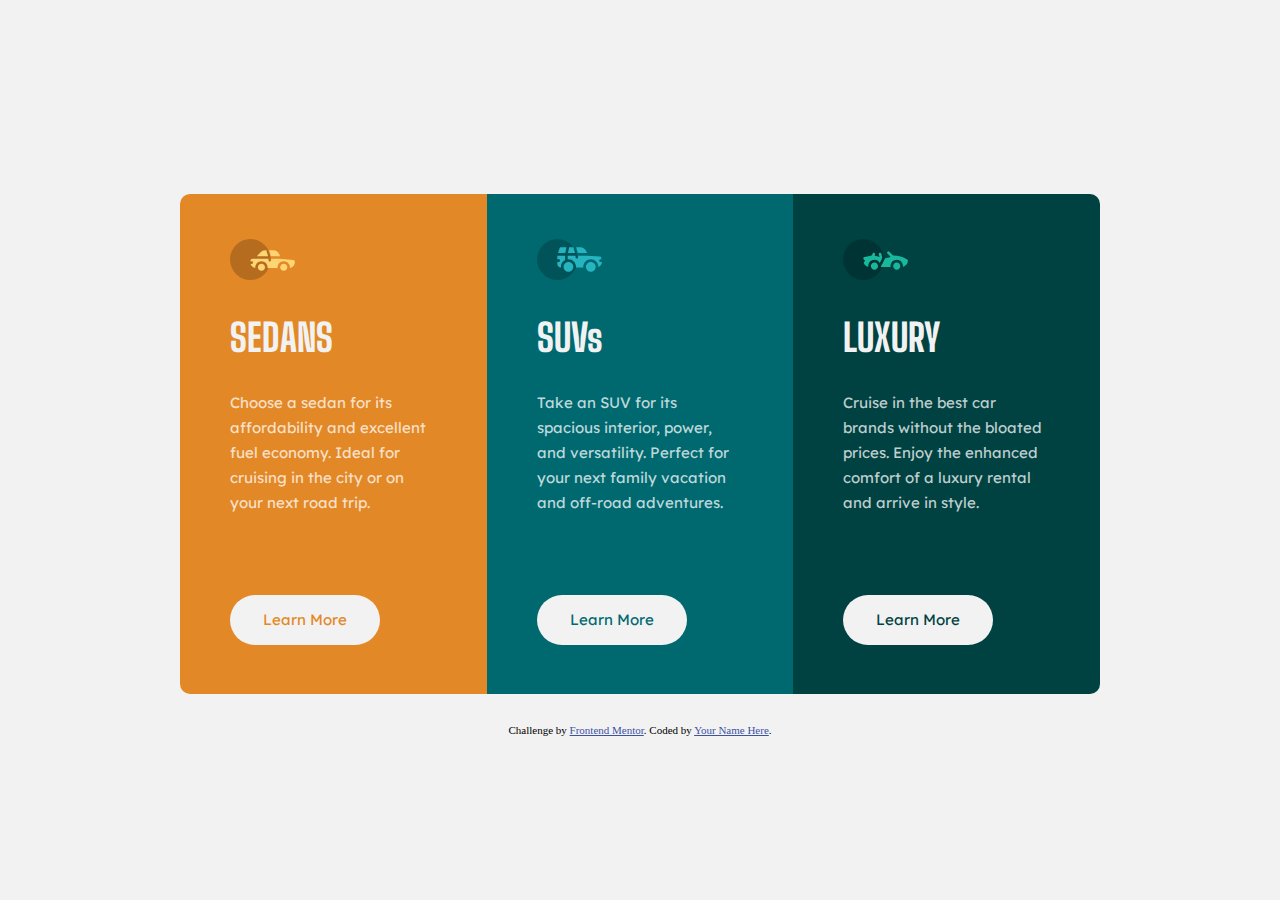
<file: 3-column-preview-card-component/index.html>
<!DOCTYPE html>
<html lang="en">
<head>
  <meta charset="UTF-8">
  <meta name="viewport" content="width=device-width, initial-scale=1.0">
  <link rel="stylesheet" href="./style.css">
  <link rel="icon" type="image/png" sizes="32x32" href="./images/favicon-32x32.png">
  <title>Frontend Mentor | 3-column preview card component</title>
</head>
<body>
  <div class="card-container">
    <div class="card1">
      <img src="./images/icon-sedans.svg" alt="sedan">
      <div class="sedan"></div>
      <h1>SEDANS</h1>
      <P>Choose a sedan for its affordability and excellent fuel economy. Ideal for cruising in the city 
        or on your next road trip.</P>
      <button class="button1">Learn More</button>
    </div>
    <div class="card2">
      <img src="./images/icon-suvs.svg" alt="suv">
      <div class="suv"></div>
      <h1>SUVs</h1>
      <P>Take an SUV for its spacious interior, power, and versatility. Perfect for your next family vacation 
        and off-road adventures.</P>
      <button class="button2">Learn More</button>
    </div>
    <div class="card3">
      <img src="./images/icon-luxury.svg" alt="luxury">
      <div class="luxury"></div>
      <h1>LUXURY</h1>
      <P>Cruise in the best car brands without the bloated prices. Enjoy the enhanced comfort of a luxury 
        rental and arrive in style.</P>
      <button class="button3">Learn More</button>
    </div>
  </div>

  <div class="attribution">
    Challenge by <a href="https://www.frontendmentor.io?ref=challenge" target="_blank">Frontend Mentor</a>. 
    Coded by <a href="#">Your Name Here</a>.
  </div>
</body>
</html>
</file>
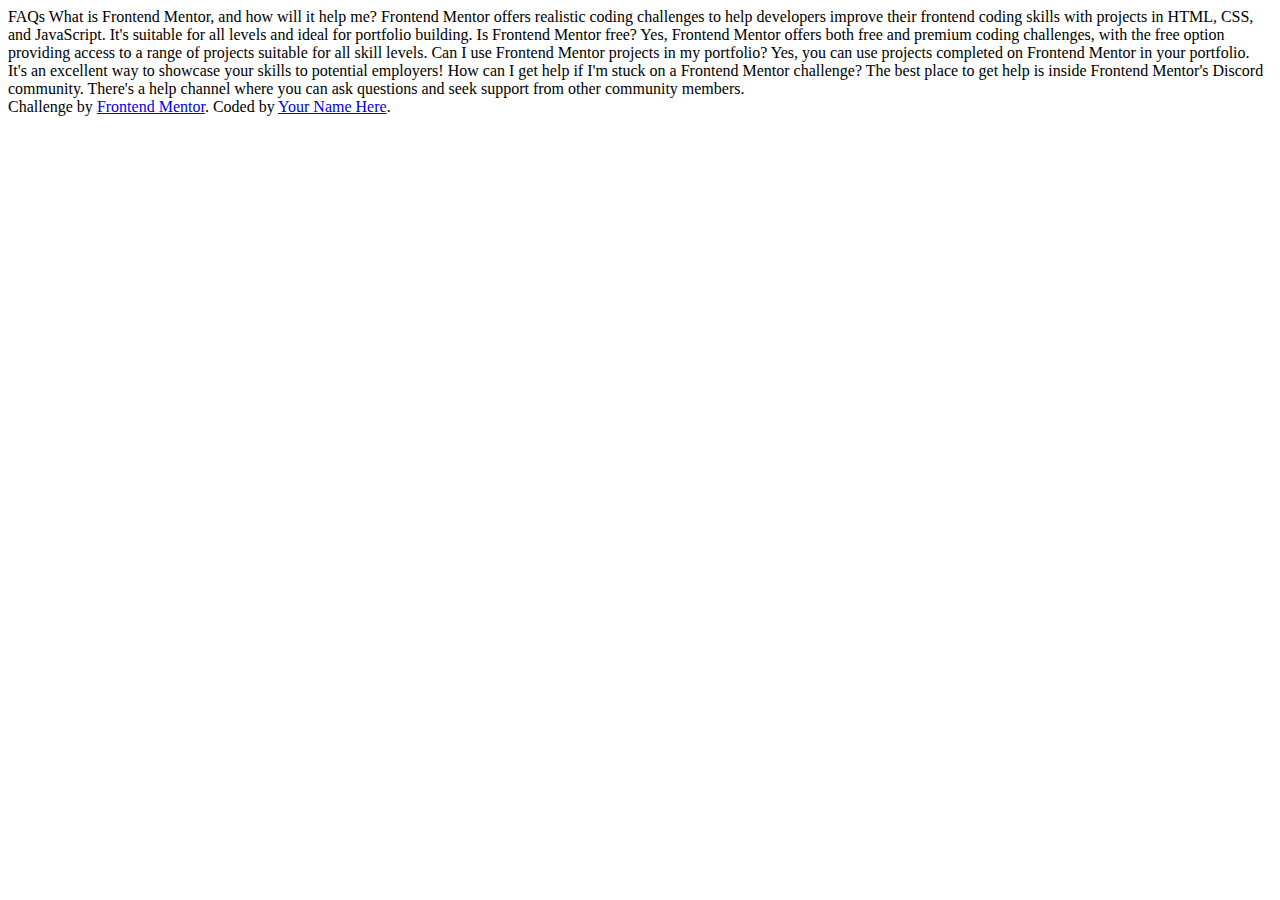
<file: faq-accordion-main/index.html>
<!DOCTYPE html>
<html lang="en">
<head>
  <meta charset="UTF-8">
  <meta name="viewport" content="width=device-width, initial-scale=1.0"> <!-- displays site properly based on user's device -->

  <link rel="icon" type="image/png" sizes="32x32" href="./assets/images/favicon-32x32.png">
  
  <title>Frontend Mentor | FAQ accordion</title>

  <!-- Feel free to remove these styles or customise in your own stylesheet 👍 -->
  <style>
    
  </style>
</head>
<body>

  FAQs

  What is Frontend Mentor, and how will it help me?

  Frontend Mentor offers realistic coding challenges to help developers improve their 
  frontend coding skills with projects in HTML, CSS, and JavaScript. It's suitable for 
  all levels and ideal for portfolio building.

  Is Frontend Mentor free?

  Yes, Frontend Mentor offers both free and premium coding challenges, with the free 
  option providing access to a range of projects suitable for all skill levels.

  Can I use Frontend Mentor projects in my portfolio?

  Yes, you can use projects completed on Frontend Mentor in your portfolio. It's an excellent
  way to showcase your skills to potential employers!

  How can I get help if I'm stuck on a Frontend Mentor challenge?
  
  The best place to get help is inside Frontend Mentor's Discord community. There's a help 
  channel where you can ask questions and seek support from other community members.

  
  <div class="attribution">
    Challenge by <a href="https://www.frontendmentor.io?ref=challenge" target="_blank">Frontend Mentor</a>. 
    Coded by <a href="#">Your Name Here</a>.
  </div>
</body>
</html>
</file>
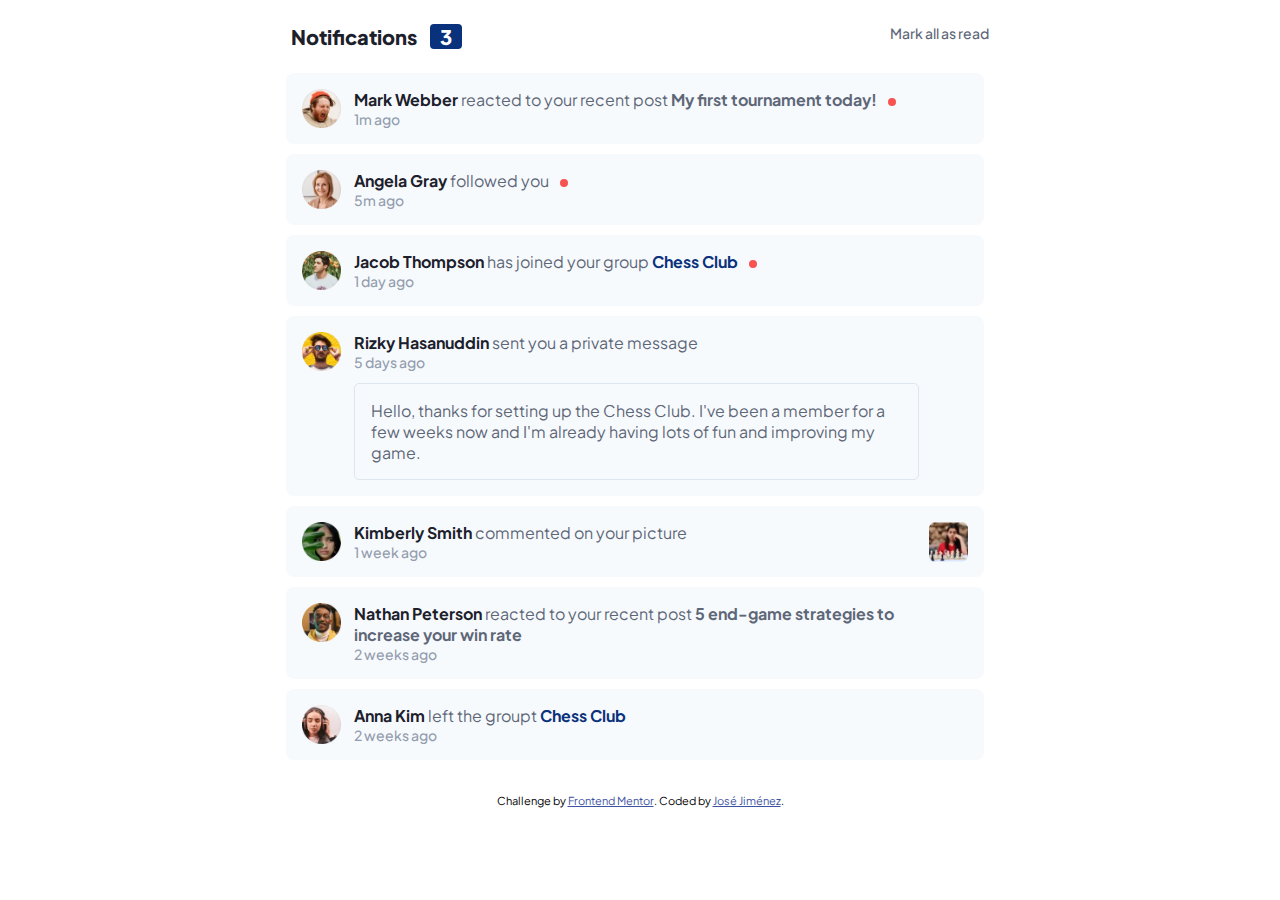
<file: notifications-page/index.html>
<!DOCTYPE html>
<html lang="en">
<head>
  <meta charset="UTF-8">
  <meta name="viewport" content="width=device-width, initial-scale=1.0"> <!-- displays site properly based on user's device -->

  <link rel="icon" type="image/png" sizes="32x32" href="./assets/images/favicon-32x32.png">
  
  <title>Frontend Mentor | Notifications page</title>
  <link rel="stylesheet" href="./styles.css">

  <!-- Feel free to remove these styles or customise in your own stylesheet 👍 -->
  <style>
    
  </style>
</head>
<body>

  <section class="main">

    <div class="notifications">
      <h3 class="title">Notifications 
        <sapan class="number" id="number">3</sapan></h3>
      <p class="mark" id="mark-all">Mark all as read</p>
    </div>

    <div class="post">
      <img class="image" src="./assets/images/avatar-mark-webber.webp" alt="">
      <div>
        <p><span class="name">Mark Webber</span> 
           <span>reacted to your recent post</span>
           <span class="reaction">My first tournament today!</span> 
           <span class="status not-read"></span></p>
        <p class="time">1m ago</p>
      </div>
    </div>

    <div class="post">
      <img class="image" src="./assets/images/avatar-angela-gray.webp" alt="">
      <div>
        <p><span class="name">Angela Gray</span> 
           <span>followed you</span>     
           <span class="status not-read"></span></p>
        <p class="time">5m ago</p>
      </div>
    </div>

    <div class="post">
      <img class="image" src="./assets/images/avatar-jacob-thompson.webp" alt="">
      <div>
        <p><span class="name">Jacob Thompson</span> 
           <span>has joined your group</span>
           <span class="group">Chess Club</span> 
           <span class="status not-read"></span></p>
        <p class="time">1 day ago</p>
      </div>
    </div>

    <div class="post">
      <img class="image" src="./assets/images/avatar-rizky-hasanuddin.webp" alt="">
      <div>
        <p><span class="name">Rizky Hasanuddin</span> 
           <span>sent you a private message</span>
           <span class="status"></span></p>
        <p class="time">5 days ago</p>
        <div class="message-container">
          <p class="message">Hello, thanks for setting up the Chess Club. I've been a member for a few weeks now and 
          I'm already having lots of fun and improving my game.</p>
        </div> 
      </div>
    </div>
     
    <div class="post">
      <img class="image" src="./assets/images/avatar-kimberly-smith.webp" alt="">
      <div>
        <p><span class="name">Kimberly Smith</span> 
           <span>commented on your picture</span>
           <span class="status"></span></p>
        <p class="time">1 week ago</p>
      </div>
      <img class="picture" src="./assets/images/image-chess.webp">
    </div>

    <div class="post">
      <img class="image" src="./assets/images/avatar-nathan-peterson.webp" alt="">
      <div>
        <p><span class="name">Nathan Peterson</span> 
           <span>reacted to your recent post</span>
           <span class="reaction">5 end-game strategies to increase your win rate</span> 
           <span class="status"></span></p>
        <p class="time">2 weeks ago</p>
      </div>
    </div>

    <div class="post">
      <img class="image" src="./assets/images/avatar-anna-kim.webp" alt="">
      <div>
        <p><span class="name">Anna Kim</span> 
           <span>left the groupt</span>
           <span class="group">Chess Club</span> 
           <span class="status"></span></p>
        <p class="time">2 weeks ago</p>
      </div>
    </div>
 
  </section>

  <div class="attribution">
    Challenge by <a href="https://www.frontendmentor.io?ref=challenge" target="_blank">Frontend Mentor</a>. 
    Coded by <a href="#">José Jiménez</a>.
  </div>
  <script src="./main.js"></script>
</body>
</html>
</file>
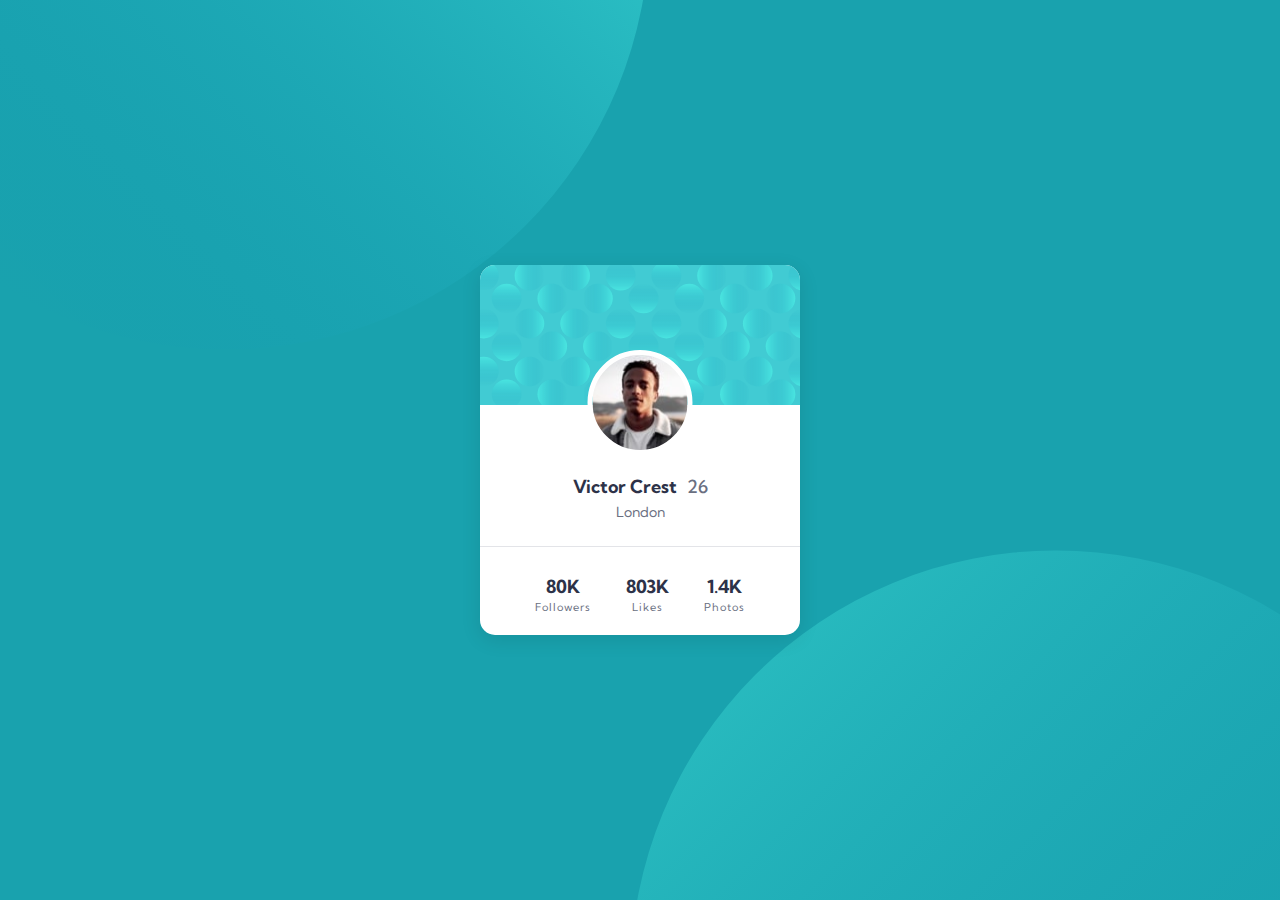
<file: profile-card-component-main/index.html>
<!DOCTYPE html>
<html lang="en">
<head>
  <meta charset="UTF-8">
  <meta name="viewport" content="width=device-width, initial-scale=1.0"> <!-- displays site properly based on user's device -->
  <link rel="stylesheet" href="./style.css">
  <link rel="icon" type="image/png" sizes="32x32" href="./images/favicon-32x32.png">
  
  <title>Frontend Mentor | Profile card component</title>
</head>
<body>

  <div class="container">
    <div class="imageTop"></div>
    <div class="profileImage"></div>
    <div class="info">
      <div class="profile">
        <div class="name-year">
            <p class="name">Victor Crest</p>
            <p class="year">26</p>
        </div>
        <p class="city">London</p>
    </div>
      <div class="separator"></div>
      <div class="networks">
        <div class="network network1">
          <p class="numberF">80K</p>
          <p class="follow">Followers</p>
        </div>
        <div class="network network2">
          <p class="numberL">803K</p>
          <p class="like">Likes</p>
        </div>
        <div class="network network3">
          <p class="numberP">1.4K</p>
          <p class="photo">Photos</p>
        </div>
      </div>
    </div>
  </div>
  
</body>
</html>
</file>
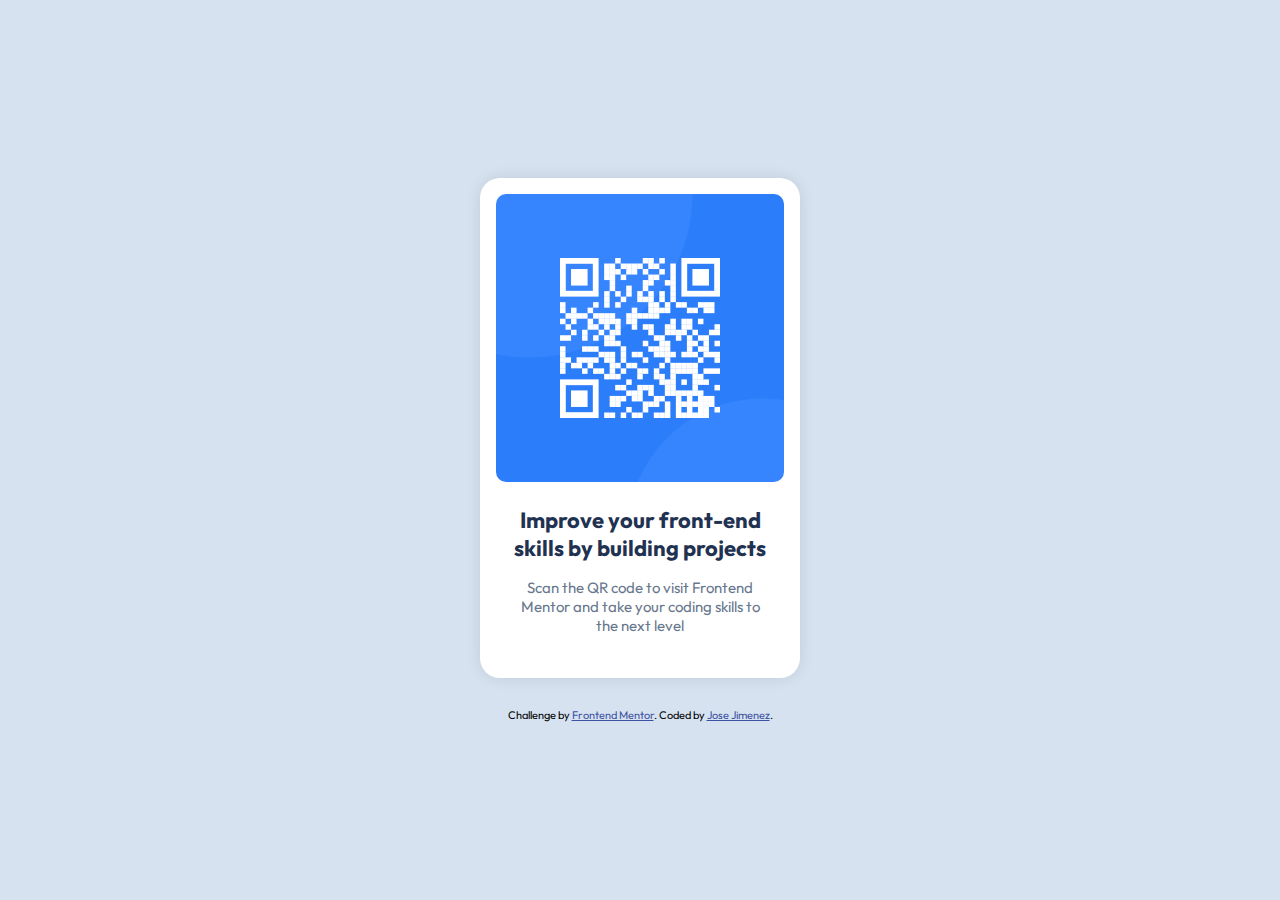
<file: qr-code-component-main/index.html>
<!DOCTYPE html>
<html lang="en">
<head>
  <meta charset="UTF-8">
  <meta name="viewport" content="width=device-width, initial-scale=1.0">
  <link rel="icon" type="image/png" sizes="32x32" href="./images/favicon-32x32.png">
  <link rel="stylesheet" href="./style.css">
  <title>Frontend Mentor | QR code component</title>
</head>
<body>
  <div class="container">
    <img src="./images/image-qr-code.png" alt="code">
    <h1>Improve your front-end skills by building projects</h1>
    <p>Scan the QR code to visit Frontend Mentor and take your coding skills to the next level</p>
  </div> 
  <div class="attribution">
    Challenge by <a href="https://www.frontendmentor.io?ref=challenge" target="_blank">Frontend Mentor</a>. 
    Coded by <a href="#">Jose Jimenez</a>.
  </div>
</body>
</html>
</file>
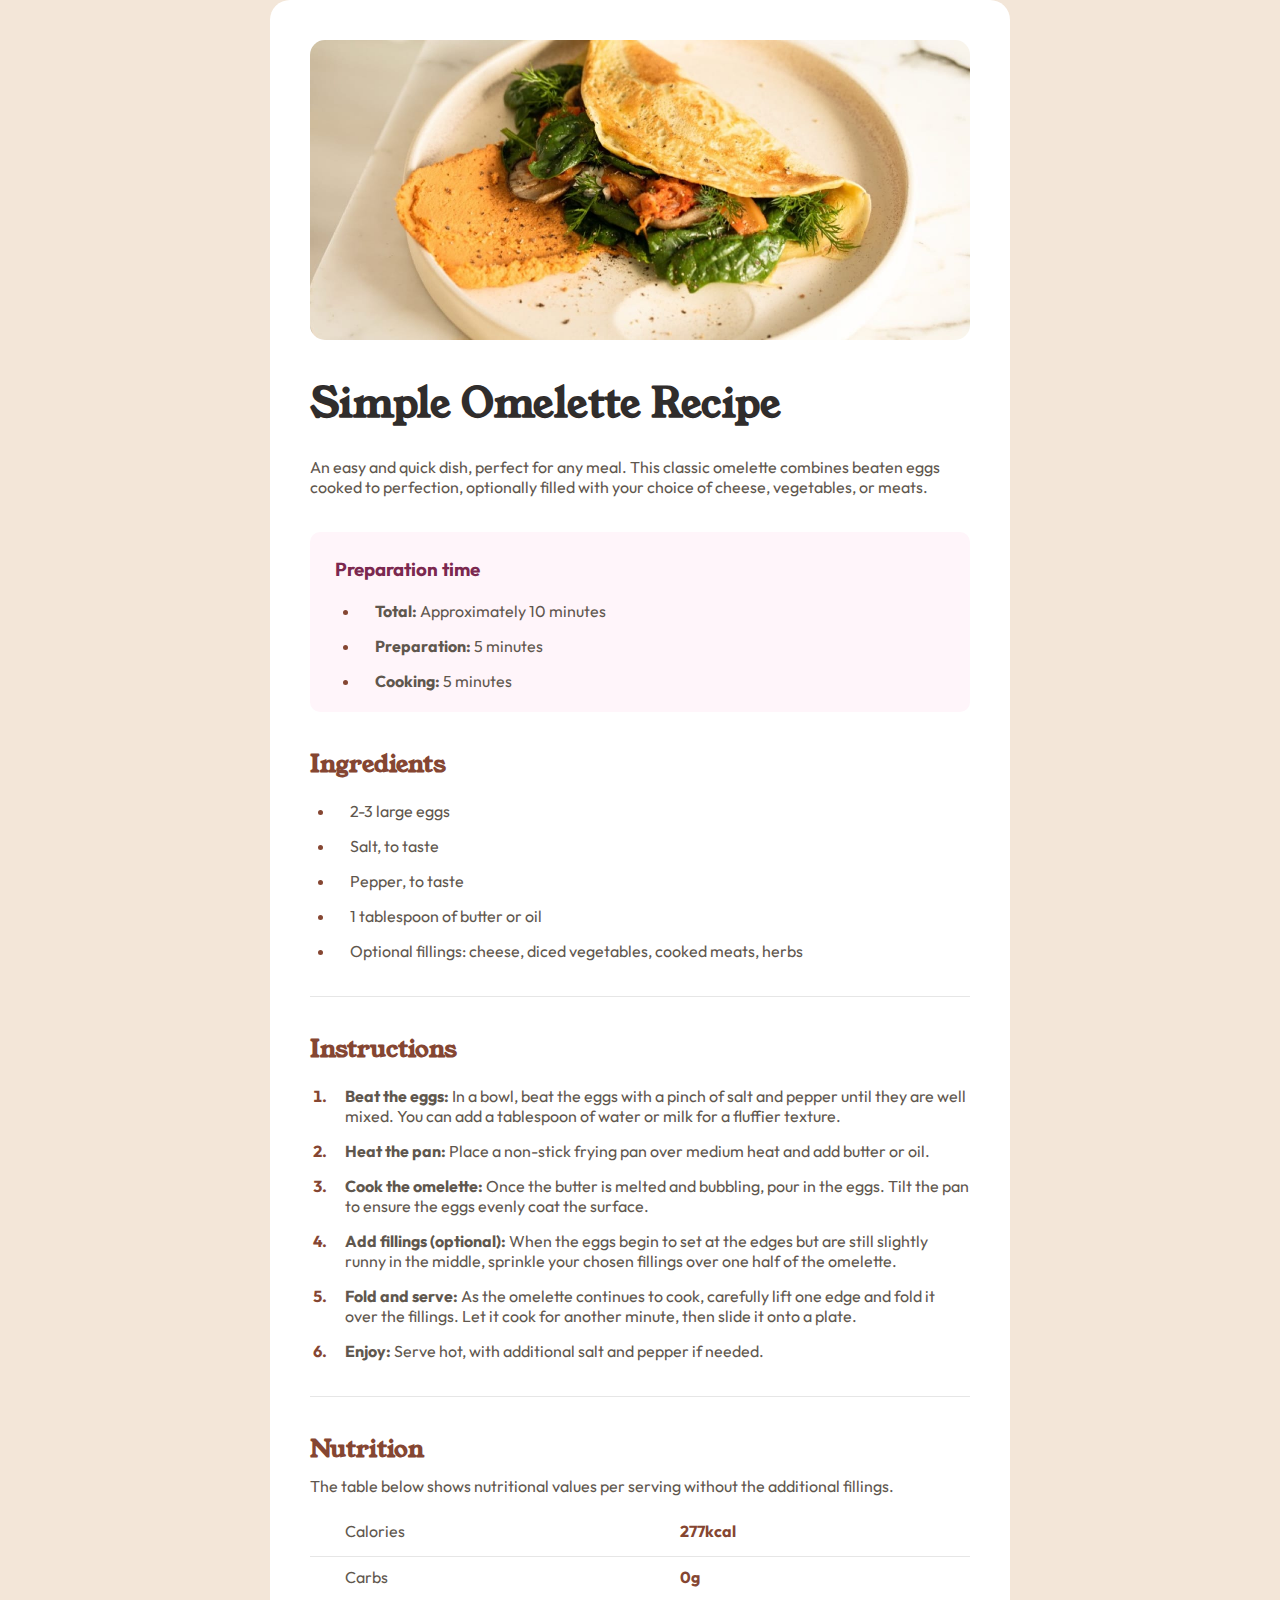
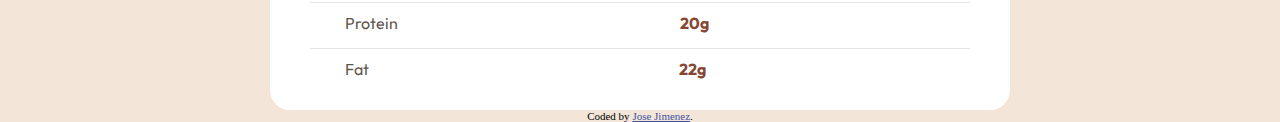
<file: recipe-page/index.html>
<!DOCTYPE html>
<html lang="en">
<head>
  <meta charset="UTF-8">
  <meta name="viewport" content="width=device-width, initial-scale=1.0">
  <link rel="stylesheet" href="./style.css">
  <link rel="icon" type="image/png" sizes="32x32" href="./assets/images/favicon-32x32.png">
  <title>Frontend Mentor | Recipe page</title>
</head>
<body>
  <div class="recipe">
    <img src="./assets/images/image-omelette.jpeg" alt="Simple Omelette">
    <div class="omelette">
      <h1>Simple Omelette Recipe</h1>
      <p class="description">An easy and quick dish, perfect for any meal. This classic omelette combines beaten eggs cooked 
        to perfection, optionally filled with your choice of cheese, vegetables, or meats.
      </p>
      
      <div class="time">
        <h3>Preparation time</h3>
        <ul>
          <li><span>Total:</span> Approximately 10 minutes</li>
          <li><span>Preparation:</span> 5 minutes</li>
          <li><span>Cooking:</span> 5 minutes</li>
        </ul>
      </div>
      
      <div class="ingredients">
        <h2>Ingredients</h2>
        <ul>
          <li>2-3 large eggs</li>
          <li>Salt, to taste</li>
          <li>Pepper, to taste</li>
          <li>1 tablespoon of butter or oil</li>
          <li>Optional fillings: cheese, diced vegetables, cooked meats, herbs</li>
        </ul>
      </div>

      <div class="line"></div>
      
      <!-- Instrucciones -->
      <div class="instructions">
        <h2>Instructions</h2>
        <ol>
          <li><span>Beat the eggs:</span> In a bowl, beat the eggs with a pinch of salt and pepper until they are well mixed. You can add a tablespoon of water or milk for a fluffier texture.</li>
          <li><span>Heat the pan:</span> Place a non-stick frying pan over medium heat and add butter or oil.</li>
          <li><span>Cook the omelette:</span> Once the butter is melted and bubbling, pour in the eggs. Tilt the pan to ensure the eggs evenly coat the surface.</li>
          <li><span>Add fillings (optional):</span> When the eggs begin to set at the edges but are still slightly runny in the middle, sprinkle your chosen fillings over one half of the omelette.</li>
          <li><span>Fold and serve:</span> As the omelette continues to cook, carefully lift one edge and fold it over the fillings. Let it cook for another minute, then slide it onto a plate.</li>
          <li><span>Enjoy:</span> Serve hot, with additional salt and pepper if needed.</li>
        </ol>
      </div>

      <div class="line"></div>
      
      <!-- Información nutricional -->
      <div class="nutrition">
        <h2>Nutrition</h2>
        <p class="nutrition1">The table below shows nutritional values per serving without the additional fillings.</p>
        <div class="stats">
          <div class="calories">
              <p>Calories</p>
              <p class="valor">277kcal</p>
          </div>
          <div class="line2"></div>
          <div class="carbs">
              <p>Carbs</p>
              <p class="valor">0g</p>
          </div>
          <div class="line2"></div>
          <div class="protein">
              <p>Protein</p>
              <p class="valor">20g</p>
          </div>
          <div class="line2"></div>
          <div class="fat">
              <p>Fat</p>
              <p class="valor">22g</p>
          </div>
         </div>
        </div>
      </div>
    </div>
  </div>
  
  <div class="attribution">
    Coded by <a href="#">Jose Jimenez</a>.
  </div>
</body>
</html>
</file>
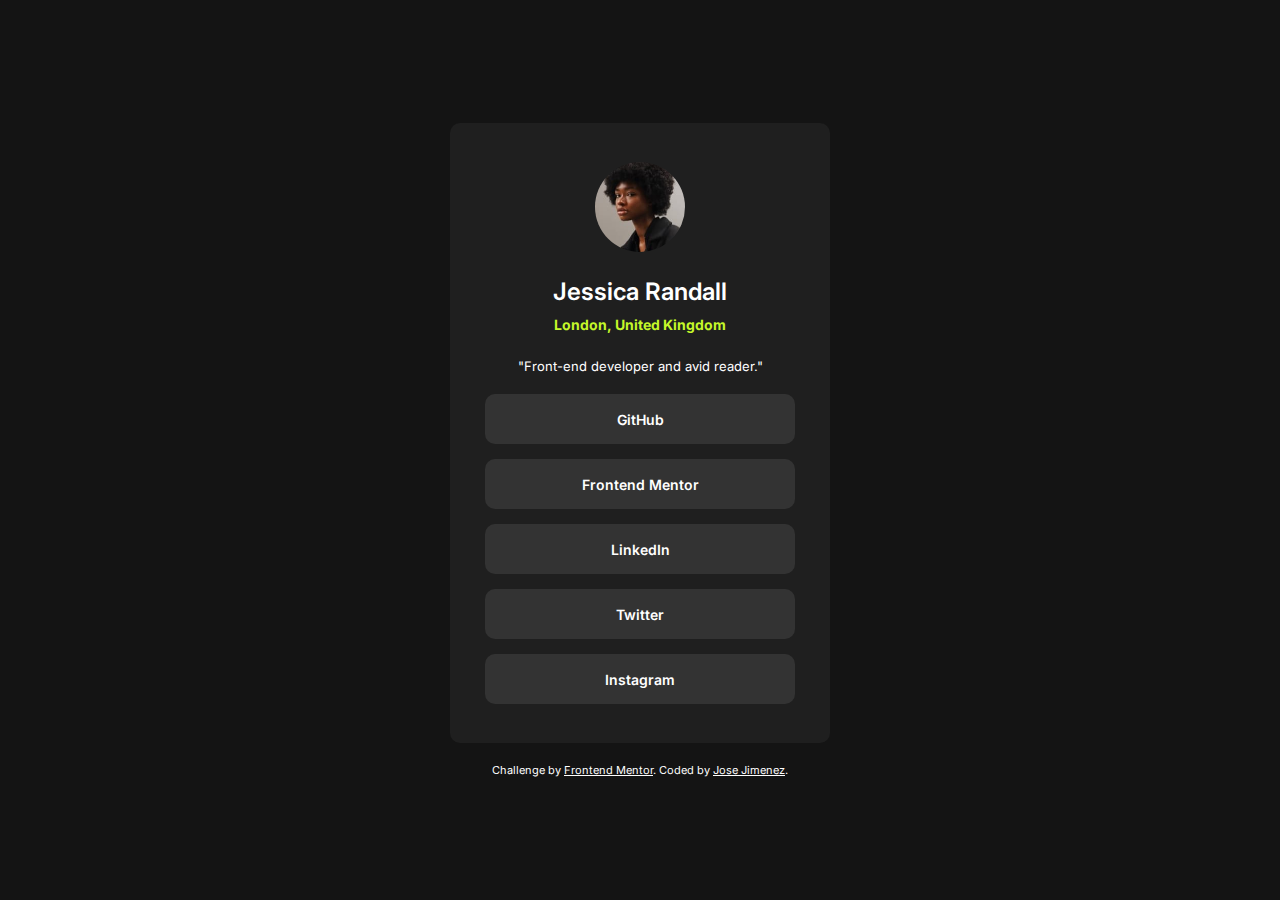
<file: social-links-profile-main/index.html>
<!DOCTYPE html>
<html lang="en">
<head>
  <meta charset="UTF-8">
  <meta name="viewport" content="width=device-width, initial-scale=1.0">
  <link rel="stylesheet" href="./style.css">
  <link rel="icon" type="image/png" sizes="32x32" href="./assets/images/favicon-32x32.png">
  
  <title>Frontend Mentor | Social links profile</title>
</head>
<body>
  <div class="container">
    <img src="./assets/images/avatar-jessica.jpeg" alt="photo">
    <p class="name">Jessica Randall</p>
    <p class="city">London, United Kingdom</p>
    <p class="info">"Front-end developer and avid reader."</p>
    <div class="networks">
      <div>GitHub</div>
      <div>Frontend Mentor</div>
      <div>LinkedIn</div>
      <div>Twitter</div>
      <div>Instagram</div>

    </div>
  </div>
  
  <div class="attribution">
    Challenge by <a href="https://www.frontendmentor.io?ref=challenge" target="_blank">Frontend Mentor</a>. 
    Coded by <a href="#">Jose Jimenez</a>.
  </div>
</body>
</html>
</file>
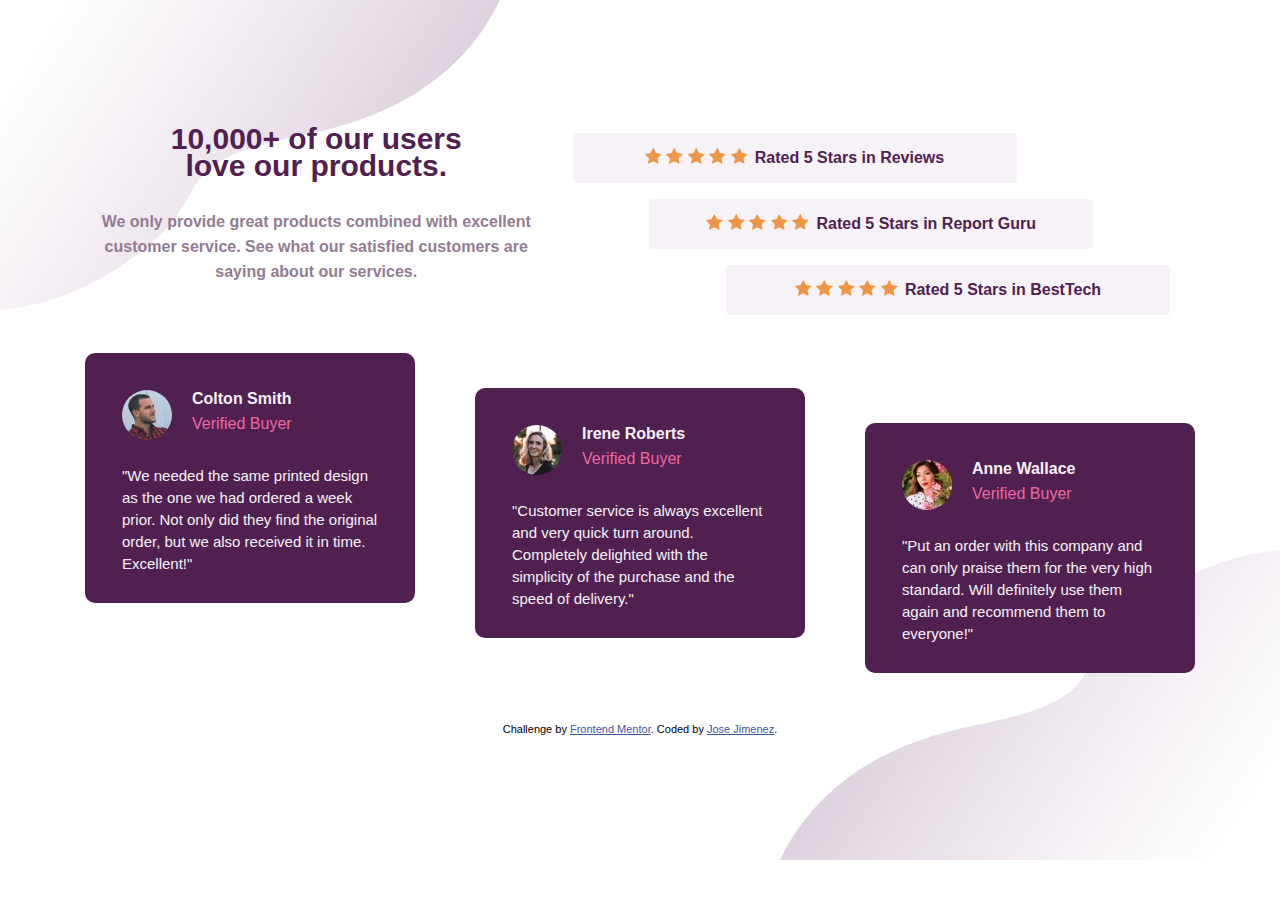
<file: social-proof-section-master/index.html>
<!DOCTYPE html>
<html lang="en">
  <head>
    <meta charset="UTF-8" />
    <meta name="viewport" content="width=device-width, initial-scale=1.0" />
    <link rel="stylesheet" href="./style.css">
    <link rel="icon" type="image/png" sizes="32x32" href="./images/favicon-32x32.png"/>

    <title>Frontend Mentor | Social proof section</title>
  </head>
  <div class="container">
    <body>
      <header>
        <h1>10,000+ of our users love our products.</h1>
        <p>We only provide great products combined with excellent customer service.
        See what our satisfied customers are saying about our services.</p>
      </header>
    
      <div class="starsContainer">
      <div class="stars stars1">
        <div class="fiveStars">
          <img src="./images//icon-star.svg" alt="">
          <img src="./images//icon-star.svg" alt="">
          <img src="./images//icon-star.svg" alt="">
          <img src="./images//icon-star.svg" alt="">
          <img src="./images//icon-star.svg" alt="">
        </div>
        <h4>
        Rated 5 Stars in Reviews
        </h4>
      </div>
      <div class="stars stars2">
        <div class="fiveStars">
          <img src="./images//icon-star.svg" alt="">
          <img src="./images//icon-star.svg" alt="">
          <img src="./images//icon-star.svg" alt="">
          <img src="./images//icon-star.svg" alt="">
          <img src="./images//icon-star.svg" alt="">
        </div>
        <h4>
          Rated 5 Stars in Report Guru
        </h4>
      </div>
      <div class="stars stars3">
        <div class="fiveStars">
          <img src="./images//icon-star.svg" alt="">
          <img src="./images//icon-star.svg" alt="">
          <img src="./images//icon-star.svg" alt="">
          <img src="./images//icon-star.svg" alt="">
          <img src="./images//icon-star.svg" alt="">
        </div>
        <h4>
          Rated 5 Stars in BestTech
        </h4>
      </div>
    </div>
    
    <div class="cardsContainer">
      <div class="cards card1">
        <img src="images/image-colton.jpg" alt="">
        <span class="name">Colton Smith</span>
        <span class="status">Verified Buyer</span>
        <p>"We needed the same printed design as the one we had ordered a week prior.
            Not only did they find the original order, but we also received it in time.
            Excellent!"</p>
      </div>
    
      <div class="cards card2">
        <img src="images/image-irene.jpg" alt="">
        <span class="name">Irene Roberts</span>
        <span class="status">Verified Buyer</span>
        <p>"Customer service is always excellent and very quick turn around. Completely
            delighted with the simplicity of the purchase and the speed of delivery."</p>
      </div>
    
      <div class="cards card3">
        <img src="images/image-anne.jpg" alt="">
        <span class="name">Anne Wallace</span>
        <span class="status">Verified Buyer</span>
        <p>"Put an order with this company and can only praise them for the very high
          standard. Will definitely use them again and recommend them to everyone!"</p>
      </div>
    </div>
    
    
      <footer>
        <div class="attribution">
          Challenge by
          <a href="https://www.frontendmentor.io?ref=challenge" target="_blank"
            >Frontend Mentor</a
          >. Coded by <a href="#">Jose Jimenez</a>.
      </footer>
      </div>
    </body>
  </div>
</html>
</file>
<file: 3-column-preview-card-component/style.css>
@import url('https://fonts.googleapis.com/css2?family=Lexend+Deca&display=swap');

@import url('https://fonts.googleapis.com/css2?family=Big+Shoulders+Display:wght@700&display=swap');


*{
    margin: 0;
    padding: 0;
    box-sizing: border-box;
}

body{
    display: flex;
    flex-direction: column;
    justify-content: center; 
    align-items: center; 
    min-height: 100vh;
    margin: 0;
    background-color: hsl(0, 0%, 95%);
}

.card-container{
    height: 1327px;
    width: 328px;
    border-radius: 10px;
    overflow: hidden;
    color: white;
    margin-top: 30px;
}

.card1{
    height: 443px;
    width: 328px;
    background-color: hsl(31, 77%, 52%);
    padding-left: 50px;
    padding-right: 50px;
    display: flex;
    flex-direction: column;
}

.card2{
    height: 443px;
    width: 328px;
    background-color: hsl(184, 100%, 22%);
    padding-left: 50px;
    padding-right: 50px;
    display: flex;
    flex-direction: column;
}

.card3{
    height: 443px;
    width: 328px;
    background-color: hsl(179, 100%, 13%);
    padding-left: 50px;
    padding-right: 50px;
    display: flex;
    flex-direction: column;
}

img{
    width: 65px;
    margin-top: 45px;
}


h1{
    font-family: 'Big Shoulders Display';
    font-size: 38px;
    font-weight: 800;
    color: hsl(0, 0%, 95%);
    margin-top: 35px;
    margin-bottom: 30px;
}

p{
    font-size: 15px;
    font-family: 'Lexend Deca';
    font-weight: 400;
    color: hsl(0, 0%, 100%, 0.75);
    line-height: 25px;
    margin-bottom: 30px;
}

button {
    height: 50px;
    width: 150px;
    border-radius: 25px;
    border: 0;
    background-color: hsl(0, 0%, 95%);
    font-size: 15px;
    font-family: 'Lexend Deca';
    font-weight: 400;
    margin-bottom: 45px;
    cursor: pointer;
}

.button1{
    color: hsl(31, 77%, 52%);
}

.button1:hover{
    background-color: hsl(31, 77%, 52%);
    color: hsl(0, 0%, 95%);
    border: 1px solid hsl(0, 0%, 95%);
}


.button2{
    color: hsl(184, 100%, 22%);
}

.button2:hover{
    background-color: hsl(184, 100%, 22%);
    color: hsl(0, 0%, 95%);
    border: 1px solid hsl(0, 0%, 95%);
}

.button3{
    color: hsl(179, 100%, 13%);
}

.button3:hover{
    background-color: hsl(179, 100%, 13%);
    color: hsl(0, 0%, 95%);
    border: 1px solid hsl(0, 0%, 95%);
}

.attribution { font-size: 11px; text-align: center;margin-top: 30px; }
.attribution a { color: hsl(228, 45%, 44%); }

@media only screen and (min-width: 1024px) {
    .card-container{
        height: 500px;
        width: 920px;
        border-radius: 10px;
        overflow: hidden;
        color: white;
        display: flex;
    }
    
    .card1{
        height: 500px;
        width: 307px;
    }

    .card2{
        height: 500px;
        width: 307px;
    }
    
    .card3{
        height: 500px;
        width: 307px;
    }

    p{
    margin-bottom: 80px;
    }   
    
    }
</file>
<file: notifications-page/styles.css>
*{
    margin: 0;
    padding: 0;
    box-sizing: border-box;
}

:root{
    --Red: hsl(1,90%,64%);
    --Blue: hsl(219,85%,26%);
    --White: hsl(0, 0%, 100%);
    --Very-light-grayish-blue: hsl(210, 60%, 98%);
    --Light-grayish-blue-1: hsl(211, 68%, 94%);
    --Light-grayish-blue-2: hsl(205, 33%, 90%);
    --Grayish-blue: hsl(219, 14%, 63%);
    --Dark-grayish-blue: hsl(219, 12%, 42%);
    --Very-dark-blue: hsl(224, 21%, 14%);
}

@font-face {
    font-family: 'Plus Jakarta Sans';
    src: url(./assets//fonts/PlusJakartaSans-VariableFont_wght.ttf);
}

body{
    font-family: 'Plus Jakarta Sans';
}

.main{
    padding: 24px 16px;
}

.notifications{
    display: flex;
    justify-content: space-between;
    margin-bottom: 24px;
    & .title{
        color: var(--Very-dark-blue);
        font-weight: 800;
        font-size: 1.25em;
        word-spacing: 9px;
    }
    & .number{
        background-color: var(--Blue);
        color: var(--White);
        display: inline-block;
        width: 32PX;
        height: 25PX;
        text-align: center;
        border-radius: 4PX;
    }
    & .mark{
        color: var(--Dark-grayish-blue);
        font-size: 0.875em;
        font-weight: 500;
        cursor: pointer;
        &:hover{
            color:var(--Blue);
        }
    }
}

.post{
    background-color: var(--Very-light-grayish-blue);
    border-radius: 8px;
    display: flex;
    min-width: 340px;
    gap: 13px;
    padding: 16px;
    font-size: 0.875em;
    cursor: pointer;
    color: var(--Dark-grayish-blue);
    margin: 0 auto 10px;
    position: relative;
    padding-right: 65px;
    right: 5px;
    & .image{
        width: 39px;
        height: 39px;
    }
    & .picture{
        width: 39px;
        height: 39px;
        position: absolute;
        right: 16px;
        top: 50%;
        transform: translateY(-50%);
        margin-left: 10px;
    }
    & .name{
        font-weight: bold;
        color: var(--Very-dark-blue);
        &:hover{
            color: var(--Blue);
        }
    }
    & .reaction{
        font-weight: bold;
        &:hover{
            color: var(--Blue);
        }
    }
    & .time{
        color: var(--Grayish-blue);
        font-size: 0.875em;
        font-weight: 500;
    }
    & .group{
        color: var(--Blue);
        font-weight: bold;
    }
    & .message-container{
        border: 1px solid var(--Light-grayish-blue-2);
        border-radius: 5px;
        padding: 16px;
        margin-top: 12px;
        &:hover{
            background-color: var(--Light-grayish-blue-1);
        }
    }
}

.not-read{
    width: 8px;
    height: 8px;
    background-color: var(--Red);
    display: inline-block;
    margin-left: 8px;
    border-radius: 50%;
}

.attribution 
{ 
    font-size: 11px; 
    text-align: center; 
}
.attribution a 
{ color: hsl(228, 45%, 44%); 
}

@media (min-width: 768px){
    .main{
        width: 730px;
        margin: 0 auto;
    }
    .post{
        font-size: 1em;
    }
}
</file>
<file: profile-card-component-main/style.css>
@import url('https://fonts.googleapis.com/css2?family=Kumbh+Sans:wght@400..700&display=swap');

*{
    margin: 0;
    padding: 0;
    box-sizing: border-box;
}

body {
    display: flex;
    justify-content: center; 
    align-items: center; 
    min-height: 100vh;
    margin: 0;
    background-image: url(./images/bg-pattern-top.svg), url(./images/bg-pattern-bottom.svg);
    background-position: top -250px left -350px, bottom -250px right -350px; 
    background-size: 550px 550px;  
    background-repeat: no-repeat;
    background-color: hsl(185, 75%, 39%);
    font-family: 'Kumbh Sans', sans-serif;
}

.container {
    width: 320px;
    height: 370px;
    background-color: white;
    border-radius: 15px;
    overflow: hidden;
    position: relative; 
    display: flex;
    flex-direction: column;
    align-items: center;
    box-shadow: 0px 5px 20px rgba(0, 0, 0, 0.1);
}

.imageTop{
    background-image: url(./images/bg-pattern-card.svg);
    background-repeat: no-repeat;
    width: 320px;
    height: 150px;
}

.profileImage{
    background-image: url(./images/image-victor.jpg);
    background-repeat: no-repeat;
    background-size: cover;
    width: 105px;
    height: 105px;
    border: 5px solid white; 
    border-radius: 50%;
    position: absolute;
    top: 85px; 
    left: 50%;
    transform: translateX(-50%);
    z-index: 1;
}

.info{
    display: flex;
    flex-direction: column;
    align-items: center;
}

.profile {
    display: flex;
    flex-direction: column;
    margin-bottom: 25px;
    margin-top: 60px;
    align-items: center;
}

.profile .name-year {
    display: flex;
    gap: 10px; 
    align-items: center;
}

.profile .name {
    font-size: 18px;
    font-weight: 700;
    color: hsl(229, 23%, 23%);
}

.profile .year {
    color: hsl(227, 10%, 46%);
    font-size: 18px;
    font-weight: 500;
}

.profile .city {
    color: hsl(227, 10%, 46%);
    font-size: 14px;
    margin-top: 5px;
    font-weight: 400;
}

.separator{
    background-color: hsl(227, 10%, 90%);
    width: 320px;
    height: 1px;
    margin-bottom: 30px;
}

.networks{
    display: flex;
    flex-direction: row;
    align-content: center;
    gap: 35px;
    line-height: 20px;
}

.networks .network1{
    display: flex;
    flex-direction: column;
    align-items: center;
    color: hsl(229, 23%, 23%);
}

.networks .network1 .numberF{
    font-size: 18px;
    font-weight: 700;
}

.networks .network1 .follow{
    font-size: 11px;
    font-weight: 400;
    color: hsl(227, 10%, 46%);
    letter-spacing: 1px;
}

.networks .network2{
    display: flex;
    flex-direction: column;
    align-items: center;
    color: hsl(229, 23%, 23%);

}

.networks .network2 .numberL{
    font-size: 18px;
    font-weight: 700;
}

.networks .network2 .like{
    font-size: 11px;
    font-weight: 400;
    color: hsl(227, 10%, 46%);
    letter-spacing: 1px;
}

.networks .network3{
    display: flex;
    flex-direction: column;
    align-items: center;
    color: hsl(229, 23%, 23%);
}

.networks .network3 .numberP{
    font-size: 18px;
    font-weight: 700;
}

.networks .network3 .photo{
    font-size: 11px;
    font-weight: 400;
    color: hsl(227, 10%, 46%);
    letter-spacing: 1px;
}


@media only screen and (min-width: 768px) {
    body{
    background-image: url(./images/bg-pattern-top.svg), url(./images/bg-pattern-bottom.svg);
    background-position: top -350px left -350px, bottom -350px right -350px; 
    background-size: 750px 750px;  
    background-repeat: no-repeat;
    }
  }

  @media only screen and (min-width: 1024px) {
    body{
    background-image: url(./images/bg-pattern-top.svg), url(./images/bg-pattern-bottom.svg);
    background-position: top -500px left -200px, bottom -500px right -200px; 
    background-size: 850px 850px;  
    background-repeat: no-repeat;
    }
  }

  @media only screen and (min-width: 1440px) {
    body{
    background-image: url(./images/bg-pattern-top.svg), url(./images/bg-pattern-bottom.svg);
    background-position: top -450px left -150px, bottom -500px right -150px; 
    background-size: 900px 900px;  
    background-repeat: no-repeat;
    }
  }
</file>
<file: qr-code-component-main/style.css>
@import url('https://fonts.googleapis.com/css2?family=Outfit:wght@400..700&display=swap');

*{
    margin: 0;
    padding: 0;
    box-sizing: border-box;
}

body{
    font-family: 'Outfit', sans-serif;
    background-color: hsl(212, 45%, 89%);
    display: flex;
    flex-direction: column;
    justify-content: center; 
    align-items: center; 
    min-height: 100vh;
    margin: 0;
}

.container{
    width: 320px;
    height: 500px;
    background-color: white;
    border-radius: 20px;
    display: flex;
    flex-direction: column;
    padding: 16px;
    align-items: center;
    box-shadow: 0px 0px 15px rgba(0, 0, 0, 0.1);
}

img{
    width: 288px;
    height: 288px;
    border-radius: 10px;
    margin-bottom: 24px;
}

h1{
    font-size: 22px;
    font-weight: 700;
    text-align: center;
    width: 256px;
    margin-bottom: 16px;
    color: hsl(218, 44%, 22%);
}

p{
    font-size: 15px;
    font-weight: 400;
    text-align: center;
    width: 256px;
    color: hsl(216, 15%, 48%);
}


.attribution { font-size: 11px; text-align: center; margin-top: 30px; }
.attribution a { color: hsl(228, 45%, 44%); }
</file>
<file: recipe-page/style.css>
@font-face {
    font-family: 'Outfit';
    src: url('./assets/fonts/outfit/static/Outfit-Regular.ttf') format('truetype');
    font-weight: 400;
    font-style: normal;
}

@font-face {
    font-family: 'Outfit';
    src: url('./assets/fonts/outfit/static/Outfit-Medium.ttf') format('truetype');
    font-weight: 600;
    font-style: normal;
}

@font-face {
    font-family: 'Outfit';
    src: url('./assets/fonts/outfit/static/Outfit-Bold.ttf') format('truetype');
    font-weight: 700;
    font-style: normal;
}

@font-face {
    font-family: 'Young Serif';
    src: url('./assets/fonts/young-serif/YoungSerif-Regular.ttf') format('truetype');
    font-weight: 400;
    font-style: normal;
}

*{
    margin: 0;
    padding: 0;
    box-sizing: border-box;
}


body {
    background-color: hsl(30, 54%, 90%);
    display: flex;
    flex-direction: column;
    margin: 0;
    justify-content: center; 
    align-items: center; 
    min-height: 100vh;
}

.recipe{
    width: 375px;
    background-color: hsl(0, 0%, 100%);
    display: flex;
    flex-direction: column;
    align-items: center;
}

img{
    width: 375px;
    height: 175px;
}

.omelette{
    padding: 30px;
    display: flex;
    flex-direction: column;
    gap: 20px;
}

h1{
    font-family: 'Young Serif';
    color: hsl(24, 5%, 18%);
}

p{
    font-family: 'Outfit';
    font-weight: 400;
    color: hsl(30, 10%, 34%);
    font-size: 16px;
}

.time{
    width: 310px;
    height: 200px;
    background-color: hsl(330, 100%, 98%);
    border-radius: 10px;
    padding: 25px;
}

h3{
    color: hsl(332, 51%, 32%);
    font-family: 'Outfit' ;
    padding-bottom: 20px;
}

ul{
    padding-left:25px;
}

ul li{
    font-family: 'Outfit';
    font-weight: 500;
    color: hsl(30, 10%, 34%);
    padding-bottom: 10px;
    font-size: 16px;
    padding-left: 15px;
}

ul li::marker {
    color: hsl(14, 45%, 36%);
}

span{
    font-family: 'Outfit';
    font-weight: 700;
    color: hsl(30, 10%, 34%);
}

h2{
    font-family: 'Young Serif';
    width: 400;
    color: hsl(14, 45%, 36%);
    padding-bottom: 20px;
}

ol{
    font-family: 'Outfit';
    font-weight: 500;
    color: hsl(30, 10%, 34%);
    font-size: 16px;
    list-style-type: decimal;
    padding-left: 20px;
}

ol li{
    font-family: 'Outfit';
    font-weight: 500;
    color: hsl(30, 10%, 34%);
    padding-bottom: 10px;
    font-size: 16px;
    padding-left: 15px;
}

ol li::marker {
    font-weight: bold; 
    color: hsl(14, 45%, 36%);
    font-family: 'Outfit';
}

.nutrition1{
    padding-bottom: 35px;
    padding-right: 15px;
}

.stats {
    display: flex;
    flex-direction: column;
    gap: 10px; 
}

.calories{
    display: flex;
    flex-wrap: wrap;
    gap: 70px;
    margin-left: 35px;
}

.protein{
    display: flex;
    flex-wrap: wrap;
    gap: 78px;
    margin-left: 35px;
}

.carbs{
    display: flex;
    flex-wrap: wrap;
    gap: 86px;
    margin-left: 35px;
}

.fat{
    display: flex;
    flex-wrap: wrap;
    gap: 104px;
    margin-left: 35px;
}

.valor{
    font-family: 'Outfit';
    font-weight: 700;
    color: hsl(14, 45%, 36%);
}

.line {
    height: 1px;
    width: 315px;
    background-color: hsl(0, 0%, 90%);
    margin-bottom: 10px;
}

.line2 {
    height: 1px;
    width: 315px;
    background-color: hsl(0, 0%, 90%);
    margin-top: 5px;
    margin-bottom: 5px;
}

.attribution { font-size: 11px; text-align: center; }
.attribution a { color: hsl(228, 45%, 44%); }

@media only screen and (min-width: 1080px) {

body{
    background-color: hsl(30, 54%, 90%);
    display: flex;
    align-items: center; 
    justify-content: center;
}

.recipe{
    width: 740px;
    height: 1710px;
    padding: 40px;
    border-radius: 20px;
}

.omelette{
    display: flex;
    flex-direction: column;
    align-items: flex-start;
    gap: 35px;
    padding-left: 0;
    padding-right: 0;
    width: 660px;
}

img{
    width: 660px;
    height: 300px;
    border-radius: 15px;
}

h1{
    font-size: 40px;
    margin-top: 5px;
}

.time{
    width: 660px;
    height: 180px;
}

.line {
    width: 660px;
    margin-bottom: 0;
    margin-top: -15px;
}

.line2 {
    width: 660px;
}

.calories{
    gap: 275px;
}

.protein{
    gap: 282px;
    padding-top: 5px;
}

.carbs{
    gap: 292px;
    padding-top: 5px;
}

.fat{
    gap: 310px;
    padding-top: 5px;
}


ol li{
    padding-bottom: 15px;
}

ul li{
    padding-bottom: 15px;
}

p{
    margin-top: -10px;
}



}
</file>
<file: social-links-profile-main/style.css>
@import url('https://fonts.googleapis.com/css2?family=Inter:ital,opsz,wght@0,14..32,400..700;1,14..32,100..900&display=swap');

*{
    margin: 0;
    padding: 0;
    box-sizing: border-box;
}

body{
    background-color: hsl(0, 0%, 8%);
    font-family: 'Inter', sans-serif;
    display: flex;
    flex-direction: column;
    justify-content: center; 
    align-items: center; 
    min-height: 100vh;
    margin: 0;
}

.container{
    width: 320px;
    height: 580px;
    background-color: hsl(0, 0%, 12%);
    display: flex;
    flex-direction: column;
    justify-content: center;
    align-items: center;
    border-radius: 10px;
}

img{
    width: 90px;
    height: 90px;
    border-radius: 50%;
    margin-bottom: 25px;
}

.name{
    font-size: 24px;
    color: white;
    font-weight: 600;
    margin-bottom: 10px;
}

.city{
    color: hsl(75, 94%, 57%);
    font-size: 14px;
    font-weight: 700;
    margin-bottom: 25px;
}

.info{
    font-size: 13px;
    font-weight: 400;
    color: white;
    margin-bottom: 20px;
}

.networks{
    display: flex;
    flex-direction: column;
    gap: 15px;
}

.networks div{
    display: flex;
    justify-content: center;
    align-items: center;
    color: white;
    background-color: hsl(0, 0%, 20%);
    height: 45px;
    width: 280px;
    font-size: 14px;
    font-weight: 600;
    border-radius: 10px;
    cursor: pointer;
}

.networks div:hover{
    background-color: hsl(75, 94%, 57%);
    color: black;
    font-weight: 700;
}







.attribution { font-size: 11px; text-align: center; color: white; margin-top: 20px;}
.attribution a { color: white; }

@media only screen and (min-width: 768px) {
.container{
    width: 380px;
    height: 620px;
    background-color: hsl(0, 0%, 12%);
}

.networks div{
    background-color: hsl(0, 0%, 20%);
    height: 50px;
    width: 310px;
    font-size: 14px;
    font-weight: 600;

}

}
</file>
<file: social-proof-section-master/style.css>
@import url('https://fonts.googleapis.com/css2?family=League+Spartan:wght@400..700&display=swap');

*{
    margin: 0;
    padding: 0;
    box-sizing: border-box;
}

body{
    background: url(images/bg-pattern-top-mobile.svg), url(images/bg-pattern-bottom-mobile.svg);
    background-repeat: no-repeat;
    background-position: top left, bottom right;
    font-family: 'Spartan', sans-serif;
}

.container{
    margin: 80px auto;
    display: flex;
    flex-direction: column;
}

header h1{
    color: hsl(300, 43%, 22%);
    font-size: 30px;
    font-weight: 900;
    line-height: 27px;
    text-align: center;
    margin: 0 64px 30px 64px;
}

header p{
    color: hsl(303, 10%, 53%);
    text-align: center;
    line-height: 25px;
    font-size: 16px;
    font-weight: 700;
    margin: 0 16px 0 16px;
    padding-bottom: 20px ;
    
}

.starsContainer{
    display: flex;
    flex-direction: column;
    align-items: center;
    margin-bottom: 30px;
    
    
}

.stars{
    background-color: hsl(300, 24%, 96%);
    border-radius: 4px;
    margin: 8px 0;
    width: 330px;
    height: 80px;
    align-items: center;
    padding: 15px;
    color: hsl(300, 43%, 22%);
    display: flex;
    flex-direction: column;
    justify-content: space-between;
}

.stars .fiveStars{
    min-width: 110px;
}

.stars .text{
    min-width: 240px;
    text-align: center;
}

.stars h4{
    font-weight: 900;
    font-size: 16px;
}

.cardsContainer{
    display: flex;
    flex-direction: column;
    justify-content: space-between;
    align-items: center;
    margin-bottom: 50px;
}

.cards{
    background-color: hsl(300, 43%, 22%);
    border-radius: 10px;
    max-width: 330px;
    height: 250px;
    padding: 37px;
    margin: 16px 24px 0px 24px;
    color: hsl(300, 24%, 96%);
    font-size: 14px;
    display: grid;
    grid-template-columns: 1fr 10fr;
}

.cards img{
    border-radius: 50%;
    width: 50px;
    margin-right: 20px;
    grid-column: 1 / 2;
    grid-row: 1 / 3;

}

.cards span{
    font-size: 16px;
    font-weight: 800;
    grid-column: 2 / 3;
}

.cards .status{
    font-size: 16px;
    font-weight: 500;
    color: hsl(333, 80%, 67%);
    grid-column: 2 / 3;
}

.cards p{
    font-weight: 500;
    text-align: 20px;
    grid-column: 1 / 3;
    margin-top: 25px;
    line-height: 22px;
    font-size: 15px;
}

.attribution {
    font-size: 11px;
    text-align: center;
  }
  .attribution a {
    color: hsl(228, 45%, 44%);
  }

  /* --------------------(>375px)--------------*/

  @media only screen and (min-width: 376px) {
    .starsContainer{
        padding: 0 25px;
    }
    
    .stars1{
        align-self: flex-start;
    }
    .stars2{
        align-self: flex-center
    }
    .stars3{
        align-self: flex-end;
    }

    .card1{
        align-self: flex-start;
    }
    .card2{
        align-self: flex-center;
    }
    .card3{
        align-self: flex-end;
    }
    
  }

  /* --------------------(>768px)--------------*/

  @media only screen and (min-width: 768px) {
    body{
        background: url(./images//bg-pattern-top-desktop.svg), url(./images/bg-pattern-bottom-desktop.svg);
        background-repeat: no-repeat;
        background-position: top left, bottom right;
        background-size: 400px;
    }
    .stars{
        flex-direction: row;
        width: 444px;
        height: 50px;
        justify-content: center;
    }

    .cardsContainer{
        display: grid;
        grid-template-columns: 1fr 1fr;
    }

    .card1{
        grid-column: 1 / 2;
        justify-self: center;
    }

    .card2{
        grid-column: 2 / 3;
        justify-self: center;
    }

    .card3{
        grid-column: 1 / 3;
        grid-row: 2 / 3;
        justify-self: center;
    }

  }

  /* --------------------(>864px)--------------*/

  @media only screen and (min-width: 894px) {

    .container{
        display: grid;
        grid-template-columns: repeat(12, 1fr);
    }
   
    header{
        grid-column: 1/6;
    }
    .starsContainer{
        grid-column: 6/-1;
    }
    .cardsContainer{
        grid-column: 1/-1;
    }
    footer{
        grid-column: 1/-1;
    }
  }

  /* --------------------(>1160px)--------------*/

  @media only screen and (min-width: 1160px) {
    body{
        background-size: 500px;
    }
    .container{
        margin: 125px auto;
        max-width: 1110px;
    }
    .cardsContainer{
        display: flex;
        flex-direction: row;
        padding: 0;
        height: 320px;
    }
    .cards{
        margin: 0;
    }

  }

  /* --------------------(>1440px)--------------*/

  @media only screen and (min-width: 1440px) {
    header{
        max-width: 430px;
        margin: 0;
    }
    header h1{
        font-size: 45px;
        text-align: left;
        margin: 0;
        line-height: 40px;
        padding-bottom: 10px;
    }
    header p{
        text-align: left;
        margin: 15px 0 30px 0;
    }
    .starsContainer{
        grid-column: 7/-1;
    }
  }
</file>
